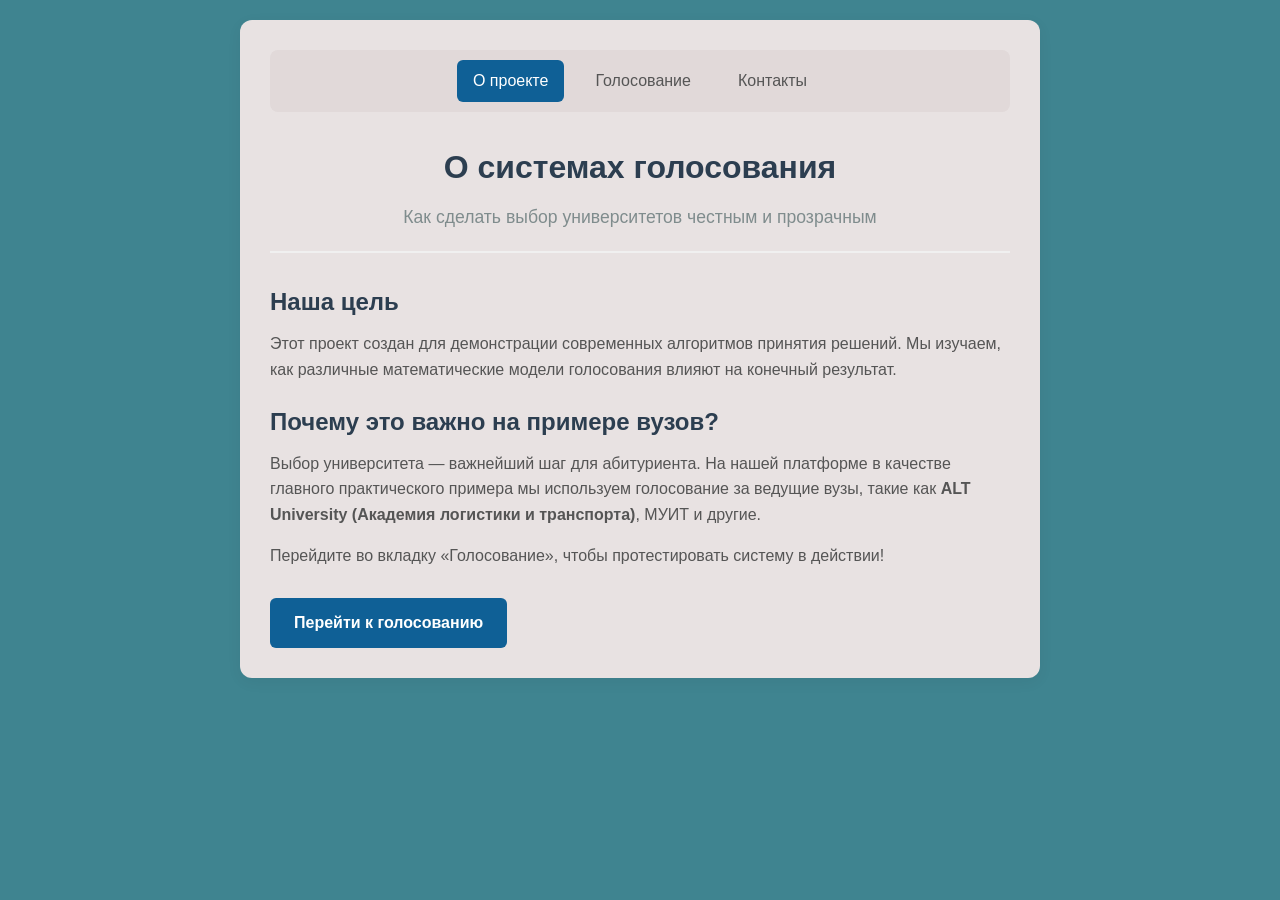
<file: Голосование/index.html>
<!DOCTYPE html>
<html lang="ru">
<head>
    <meta charset="UTF-8">
    <meta name="viewport" content="width=device-width, initial-scale=1.0">
    <title>О проекте - Системы Голосования</title>
    <link rel="stylesheet" href="./style/style.css">
</head>
<body>

<div class="container">
    <!-- Общее меню навигации -->
    <nav class="main-nav">
        <a href="./index.html" class="nav-link active">О проекте</a>
        <a href="./voting.html" class="nav-link">Голосование</a>
        <a href="./contacts.html" class="nav-link">Контакты</a>
    </nav>

    <header>
        <h1>О системах голосования</h1>
        <p class="subtitle">Как сделать выбор университетов честным и прозрачным</p>
    </header>

    <main class="content-text">
        <h2>Наша цель</h2>
        <p>Этот проект создан для демонстрации современных алгоритмов принятия решений. Мы изучаем, как различные математические модели голосования влияют на конечный результат.</p>
        
        <h2>Почему это важно на примере вузов?</h2>
        <p>Выбор университета — важнейший шаг для абитуриента. На нашей платформе в качестве главного практического примера мы используем голосование за ведущие вузы, такие как <strong>ALT University (Академия логистики и транспорта)</strong>, МУИТ и другие.</p>
        <p>Перейдите во вкладку «Голосование», чтобы протестировать систему в действии!</p>
        
        <a href="./voting.html" class="btn-link">Перейти к голосованию</a>
    </main>
</div>

</body>
</html>
</file>
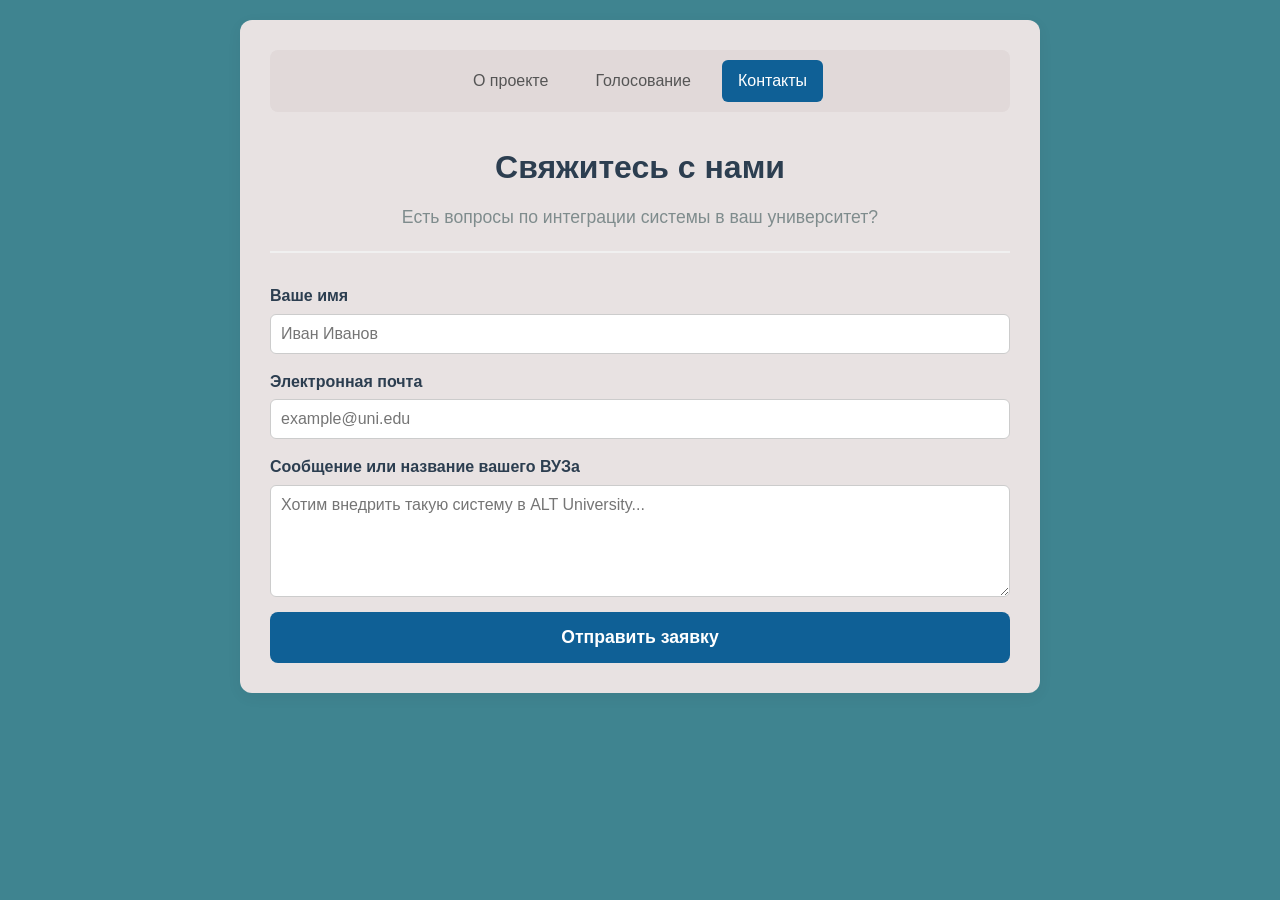
<file: Голосование/contacts.html>
<!DOCTYPE html>
<html lang="ru">
<head>
    <meta charset="UTF-8">
    <meta name="viewport" content="width=device-width, initial-scale=1.0">
    <title>Контакты - Системы Голосования</title>
    <link rel="stylesheet" href="./style/style.css">
</head>
<body>

<div class="container">
    <!-- Общее меню навигации -->
    <nav class="main-nav">
        <a href="./index.html" class="nav-link">О проекте</a>
        <a href="./voting.html" class="nav-link">Голосование</a>
        <a href="./contacts.html" class="nav-link active">Контакты</a>
    </nav>

    <header>
        <h1>Свяжитесь с нами</h1>
        <p class="subtitle">Есть вопросы по интеграции системы в ваш университет?</p>
    </header>

    <main>
        <form class="contact-form" onsubmit="event.preventDefault(); alert('Сообщение отправлено!');">
            <div class="form-group">
                <label for="name">Ваше имя</label>
                <input type="text" id="name" required placeholder="Иван Иванов">
            </div>
            
            <div class="form-group">
                <label for="email">Электронная почта</label>
                <input type="email" id="email" required placeholder="example@uni.edu">
            </div>

            <div class="form-group">
                <label for="message">Сообщение или название вашего ВУЗа</label>
                <textarea id="message" rows="5" required placeholder="Хотим внедрить такую систему в ALT University..."></textarea>
            </div>

            <button type="submit" class="btn-submit">Отправить заявку</button>
        </form>
    </main>
</div>

</body>
</html>
</file>
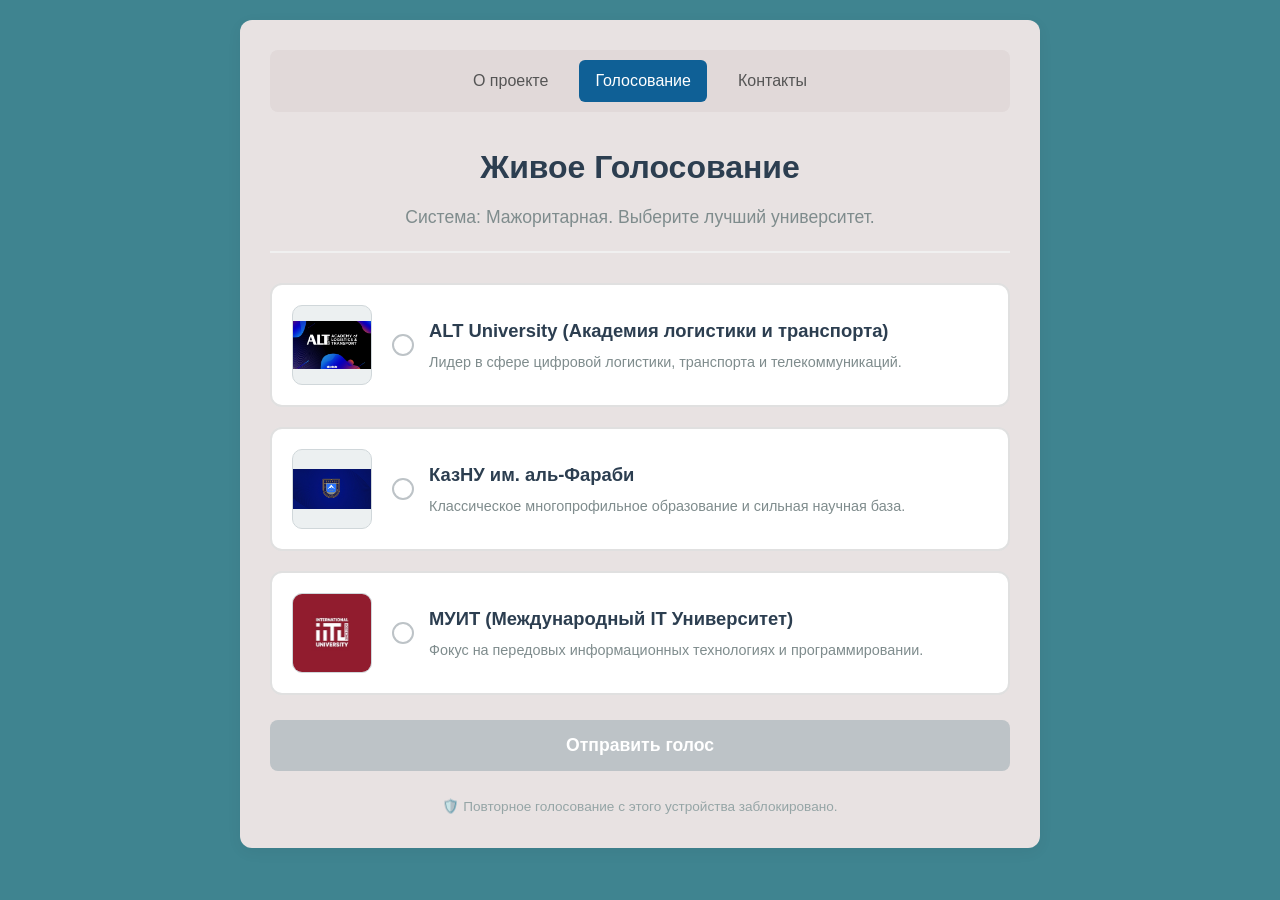
<file: Голосование/voting.html>
<!DOCTYPE html>
<html lang="ru">
<head>
    <meta charset="UTF-8">
    <meta name="viewport" content="width=device-width, initial-scale=1.0">
    <title>Живое Голосование - Выбор Университета</title>
    <link rel="stylesheet" href="./style/style.css">
</head>
<body>

<div class="container">
    <!-- Главное меню -->
    <nav class="main-nav">
        <a href="./index.html" class="nav-link">О проекте</a>
        <a href="./voting.html" class="nav-link active">Голосование</a>
        <a href="./contacts.html" class="nav-link">Контакты</a>
    </nav>

    <header>
        <h1>Живое Голосование</h1>
        <p class="subtitle">Система: Мажоритарная. Выберите лучший университет.</p>
    </header>

    <main>
        <div class="voting-cards">
            
            <!-- Карточка 1: ALT University -->
            <div class="card" data-university="ALT University">
                
                <!-- МЕСТО ДЛЯ ТВОЕЙ КАРТИНКИ -->
                <!-- Замени "placeholder_alt.png" на название своего файла, например "alt.jpg" -->
                <div class="uni-img-wrapper">
                    <img src="./style/alt.png" alt="Логотип ALT University" class="uni-logo">
                </div>

                <div class="radio-indicator"></div>
                <div class="card-info">
                    <h3>ALT University (Академия логистики и транспорта)</h3>
                    <p>Лидер в сфере цифровой логистики, транспорта и телекоммуникаций.</p>
                </div>
            </div>

            <!-- Карточка 2: КазНУ -->
            <div class="card" data-university="КазНУ им. аль-Фараби">
                
                <!-- МЕСТО ДЛЯ ТВОЕЙ КАРТИНКИ -->
                <!-- Замени "placeholder_kaznu.png" на название своего файла -->
                <div class="uni-img-wrapper">
                    <img src="./style/utverzhden-novyj-logotip-kaznu.jpg" alt="Логотип КазНУ" class="uni-logo">
                </div>

                <div class="radio-indicator"></div>
                <div class="card-info">
                    <h3>КазНУ им. аль-Фараби</h3>
                    <p>Классическое многопрофильное образование и сильная научная база.</p>
                </div>
            </div>

            <!-- Карточка 3: МУИТ -->
            <div class="card" data-university="МУИТ">
                
                <!-- МЕСТО ДЛЯ ТВОЕЙ КАРТИНКИ -->
                <!-- Замени "placeholder_muit.png" на название своего файла -->
                <div class="uni-img-wrapper">
                    <img src="./style/iitu_kz_logo.jpg" alt="Логотип МУИТ" class="uni-logo">
                </div>

                <div class="radio-indicator"></div>
                <div class="card-info">
                    <h3>МУИТ (Международный IT Университет)</h3>
                    <p>Фокус на передовых информационных технологиях и программировании.</p>
                </div>
            </div>
            
        </div>

        <button id="submitBtn" class="btn-submit" disabled>Отправить голос</button>

        <div id="successAlert" class="alert">
            Спасибо! Ваш голос за <span id="votedFor"></span> успешно засчитан.
        </div>
    </main>

    <footer class="security-note">
        🛡️ Повторное голосование с этого устройства заблокировано.
    </footer>
</div>

<script src="./script.js"></script>
</body>
</html>
</file>
<file: Голосование/style/style.css>
/* Базовые настройки */
* {
    box-sizing: border-box;
    margin: 0;
    padding: 0;
    font-family: 'Segoe UI', Arial, sans-serif;
}

body {
    background-color: rgba(57, 128, 140, 0.964);
    color: #8a8888;
    line-height: 1.6;
    padding: 20px;
}

.container {
    max-width: 800px;
    margin: 0 auto;
    background: #e8e2e2 ;
    padding: 30px;
    border-radius: 12px;
    box-shadow: 0 4px 15px rgba(0,0,0,0.05);
}

/* СТИЛИ НАВИГАЦИИ (МЕНЮ) */
.main-nav {
    display: flex;
    gap: 15px;
    margin-bottom: 30px;
    background: #e1d9d9;
    padding: 10px;
    border-radius: 8px;
    justify-content: center;
}

.nav-link {
    text-decoration: none;
    color: #555;
    padding: 8px 16px;
    border-radius: 6px;
    font-weight: 500;
    transition: all 0.2s;
}

.nav-link:hover {
    background: #e9ecef;
    color: #0f6096;
}

.nav-link.active {
    background: #0f6096;
    color: white;
}

/* Шапка */
header {
    text-align: center;
    margin-bottom: 30px;
    border-bottom: 2px solid #f0f0f0;
    padding-bottom: 20px;
}

h1 { color: #2c3e50; margin-bottom: 10px; }
.subtitle { color: #7f8c8d; font-size: 1.1em; }

/* Текстовая страница About */
.content-text h2 { margin: 20px 0 10px; color: #2c3e50; }
.content-text p { margin-bottom: 15px; color: #555; }
.btn-link {
    display: inline-block;
    background: #0f6096;
    color: white;
    text-decoration: none;
    padding: 12px 24px;
    border-radius: 6px;
    font-weight: bold;
    margin-top: 15px;
}
.btn-link:hover { background: #0f6096; }

.voting-cards {
    display: grid;
    grid-template-columns: 1fr;
    gap: 20px; /* Increased gap slightly */
    margin-bottom: 25px;
}

.card {
    border: 2px solid #e0e0e0;
    border-radius: 12px; /* Slightly smoother corners */
    padding: 20px;
    cursor: pointer;
    transition: all 0.3s;
    display: flex;
    align-items: center;
    background-color: white; /* Ensure background is solid */
    position: relative; /* For absolutely positioned elements inside */
    overflow: hidden; /* Important for rounding images inside */
}

.card:hover {
    border-color: #0f6096;
    background-color: #fcfdfe;
    transform: translateY(-2px);
    box-shadow: 0 5px 15px rgba(0,0,0,0.05);
}

.card.selected {
    border-color: #2ecc71;
    background-color: #f1fbf5;
}

.uni-img-wrapper {
    width: 80px; 
    height: 80px;
    flex-shrink: 0; /* Important: prevents the area from shrinking on small screens */
    margin-right: 20px;
    border-radius: 10px; /* Rounds the image container itself */
    overflow: hidden; /* Important for rounding the real image inside */
    background-color: #ecf0f1; /* LIGHT GRAY BACKGROUND = The Placeholder */
    display: flex;
    align-items: center;
    justify-content: center;
    border: 1px solid #d0d7da; /* Add a thin light border around image */
}

/* 2. Styling the REAL IMAGE itself when you add it */
.uni-logo {
    max-width: 100%;
    max-height: 100%;
    object-fit: cover; /* Important! Prevents the picture from stretching, automatically crops to fit square */
    display: block; /* Removes any browser default margins/paddings on images */
}

/* 3. Style for when the IMAGE IS MISSING (the error state) */
.uni-logo[src*="placeholders"] {
    opacity: 0; /* Make the placeholder gray and the image invisible */
}
.radio-indicator {
    width: 22px;
    height: 22px;
    border: 2px solid #bdc3c7;
    border-radius: 50%;
    margin-right: 15px; /* Spacing between indicator and text info */
    display: flex;
    align-items: center;
    justify-content: center;
    flex-shrink: 0;
}

.card.selected .radio-indicator {
    border-color: #2ecc71;
    background-color: #2ecc71;
}

.card.selected .radio-indicator::after {
    content: '';
    width: 8px;
    height: 8px;
    background: white;
    border-radius: 50%;
}

/* 5. Styling the text information (card-info) */
.card-info {
    flex-grow: 1; /* Text fills the remaining space */
}

.card-info h3 {
    color: #2c3e50;
    margin-bottom: 5px;
    font-size: 1.15em;
}

.card-info p {
    color: #7f8c8d;
    font-size: 0.9em;
}

/* Handle layout on small mobile screens */
@media (max-width: 600px) {
    .card {
        flex-direction: column; /* Stack image, indicator, and text vertically */
        align-items: flex-start; /* Align everything to the left */
        padding: 15px;
    }
    
    .uni-img-wrapper {
        width: 60px; /* Make the picture smaller on mobile */
        height: 60px;
        margin-right: 0;
        margin-bottom: 15px; /* Spacing below the picture */
    }
    
    .radio-indicator {
        position: absolute; /* Position the dot absolutely on mobile */
        top: 15px;
        right: 15px;
        margin-right: 0;
    }
}
/* Формы и кнопки */
.btn-submit {
    display: block; width: 100%; background-color: #0f6096; color: white;
    border: none; padding: 15px; font-size: 1.1em; font-weight: bold; border-radius: 8px; cursor: pointer;
}
.btn-submit:hover { background-color: #0f6096; }
.btn-submit:disabled { background-color: #bdc3c7; cursor: not-allowed; }

.alert { display: none; background-color: #d4edda; color: #155724; padding: 15px; border-radius: 8px; margin-top: 20px; text-align: center; font-weight: bold; }
.security-note { margin-top: 25px; font-size: 0.85em; color: #95a5a6; text-align: center; }

/* Стили формы контактов */
.contact-form { display: flex; flex-direction: column; gap: 15px; }
.form-group { display: flex; flex-direction: column; gap: 5px; }
.form-group label { font-weight: bold; color: #2c3e50; }
.form-group input, .form-group textarea {
    padding: 10px; border: 1px solid #ccc; border-radius: 6px; font-size: 1em;
}
.form-group input:focus, .form-group textarea:focus { border-color: #0f6096; outline: none; }
</file>
